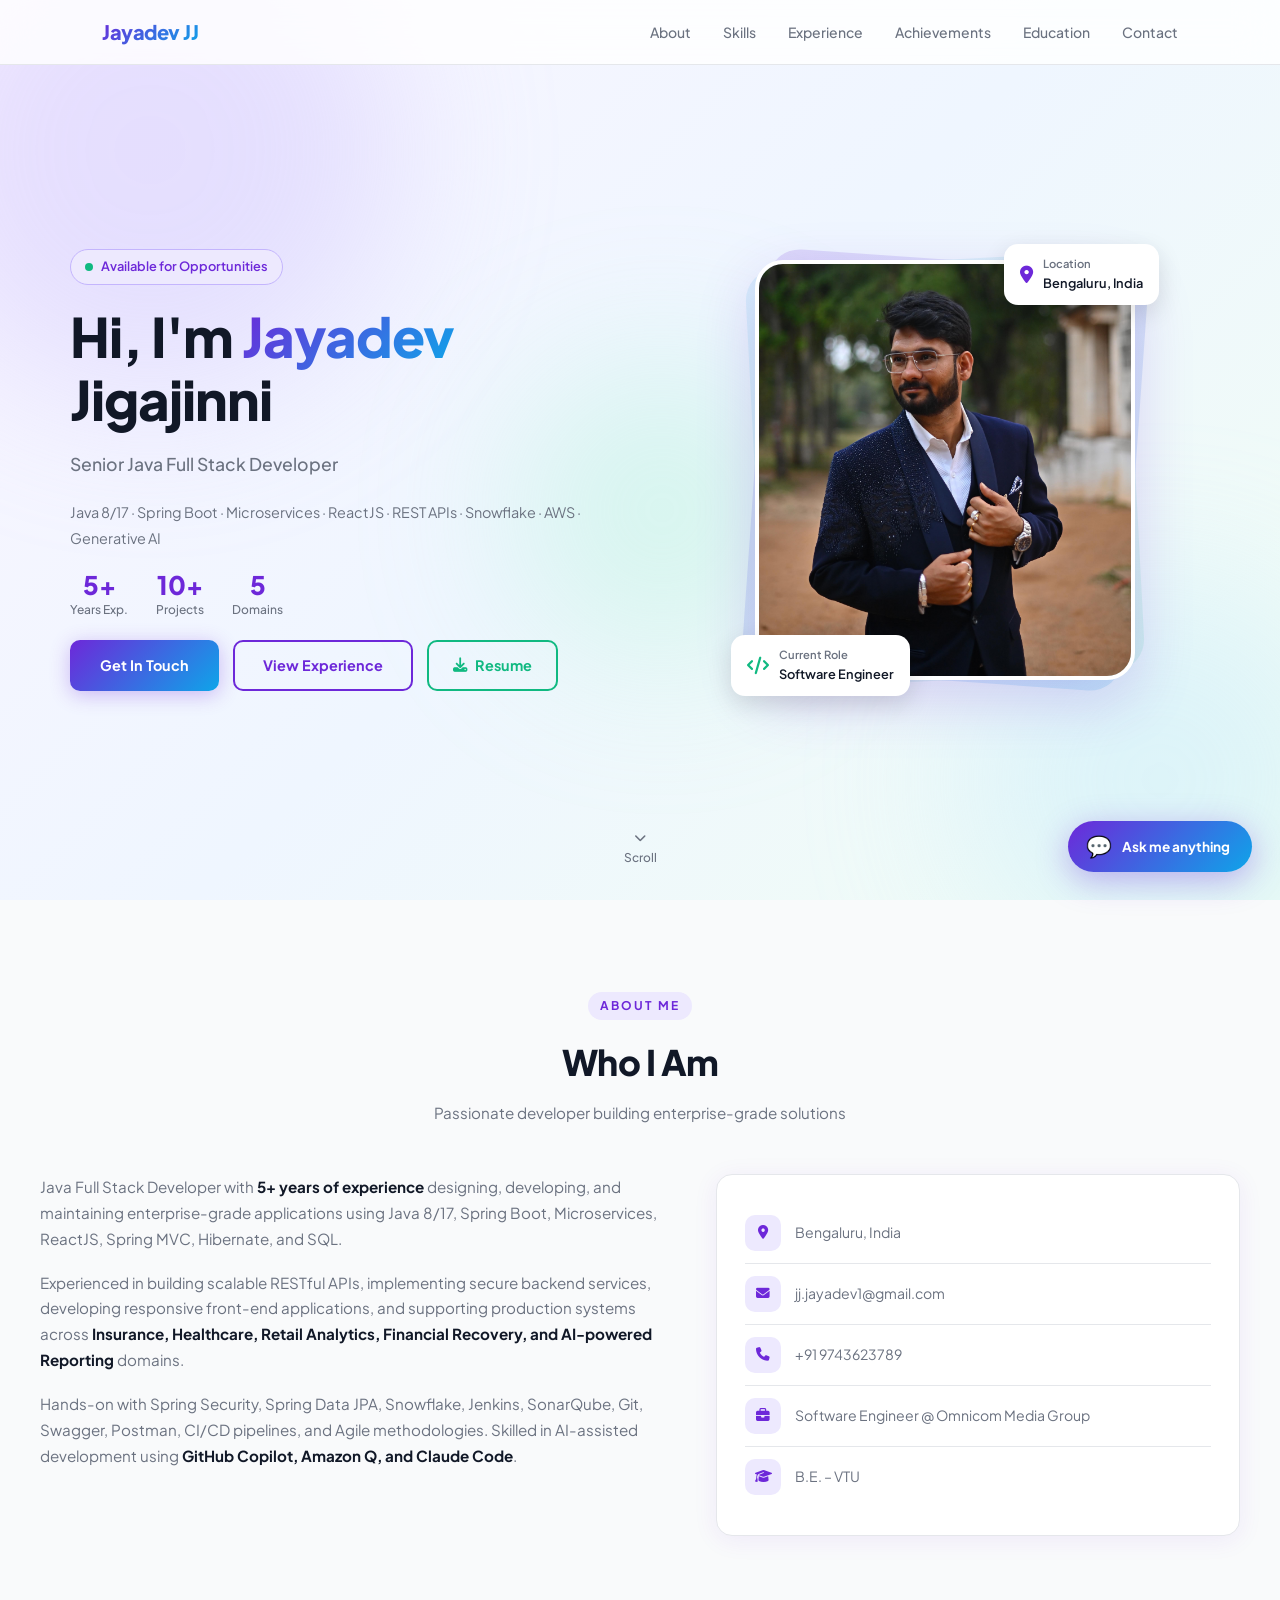
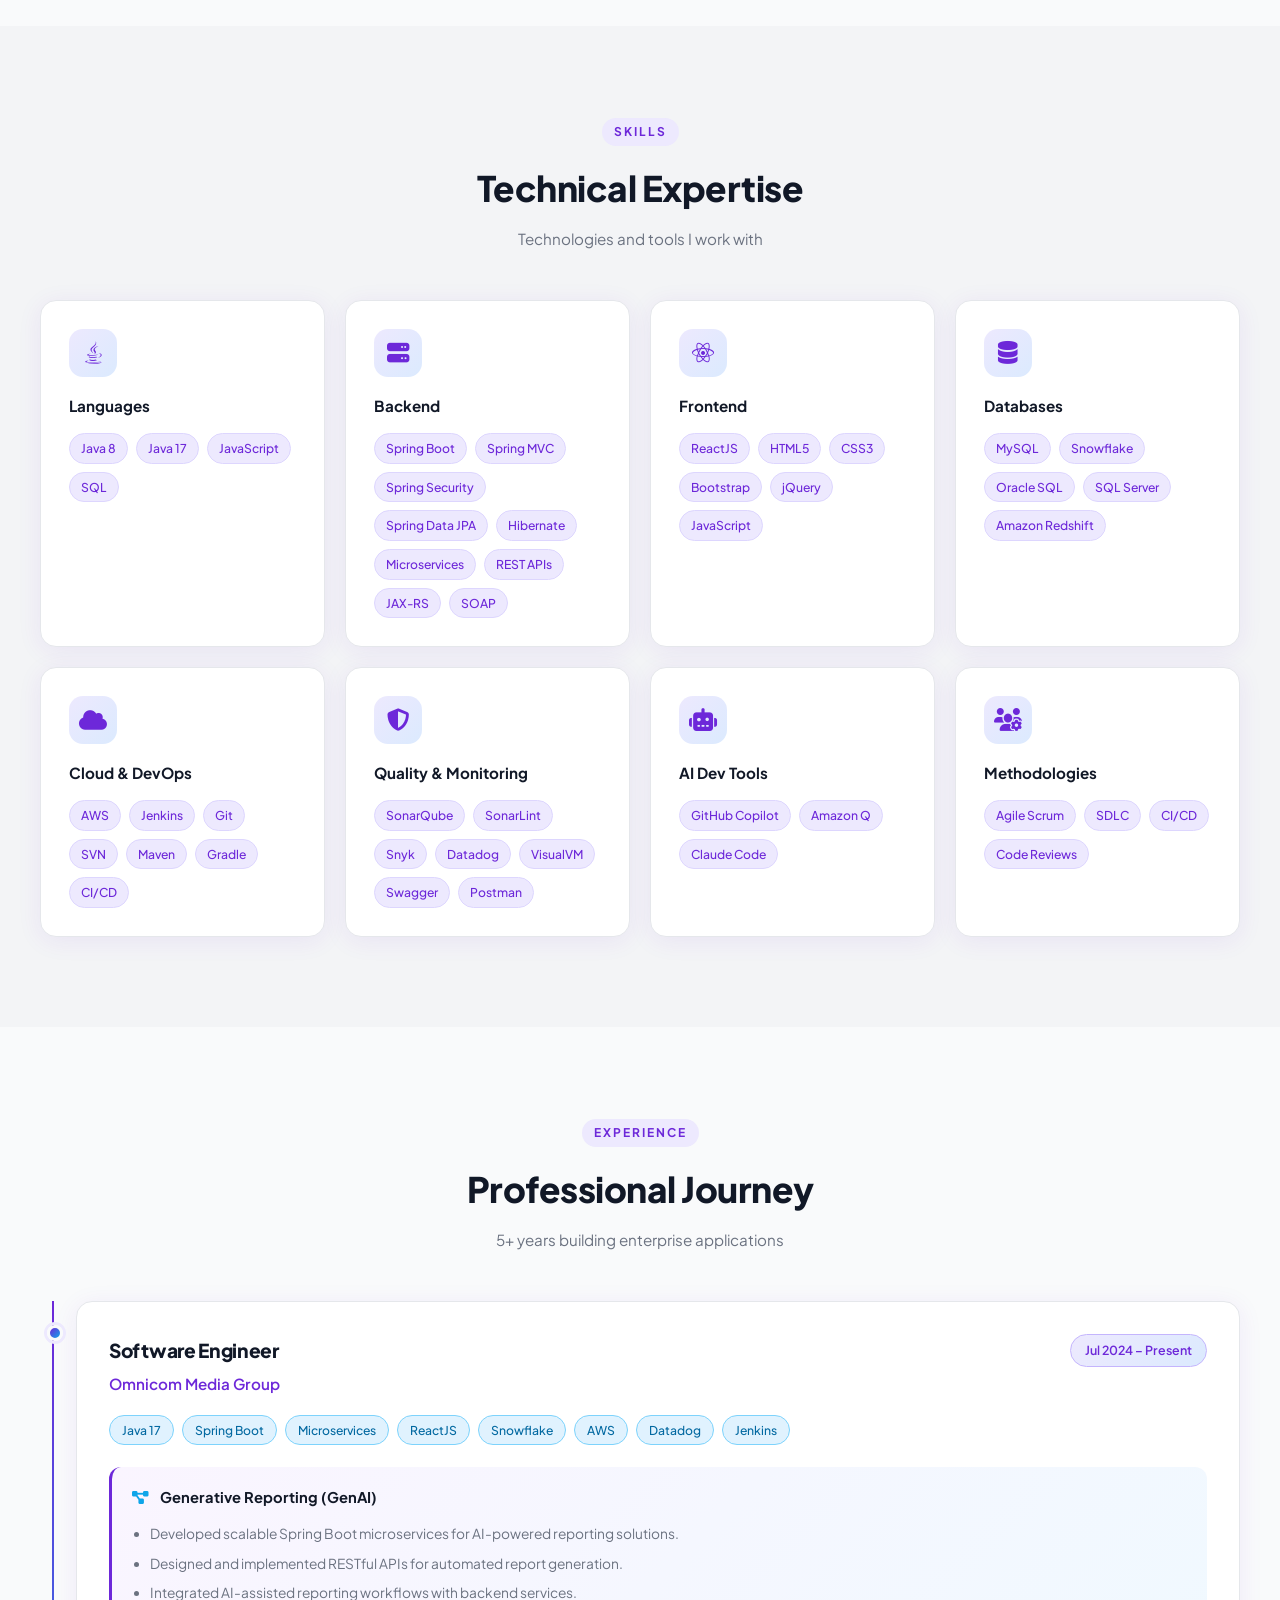
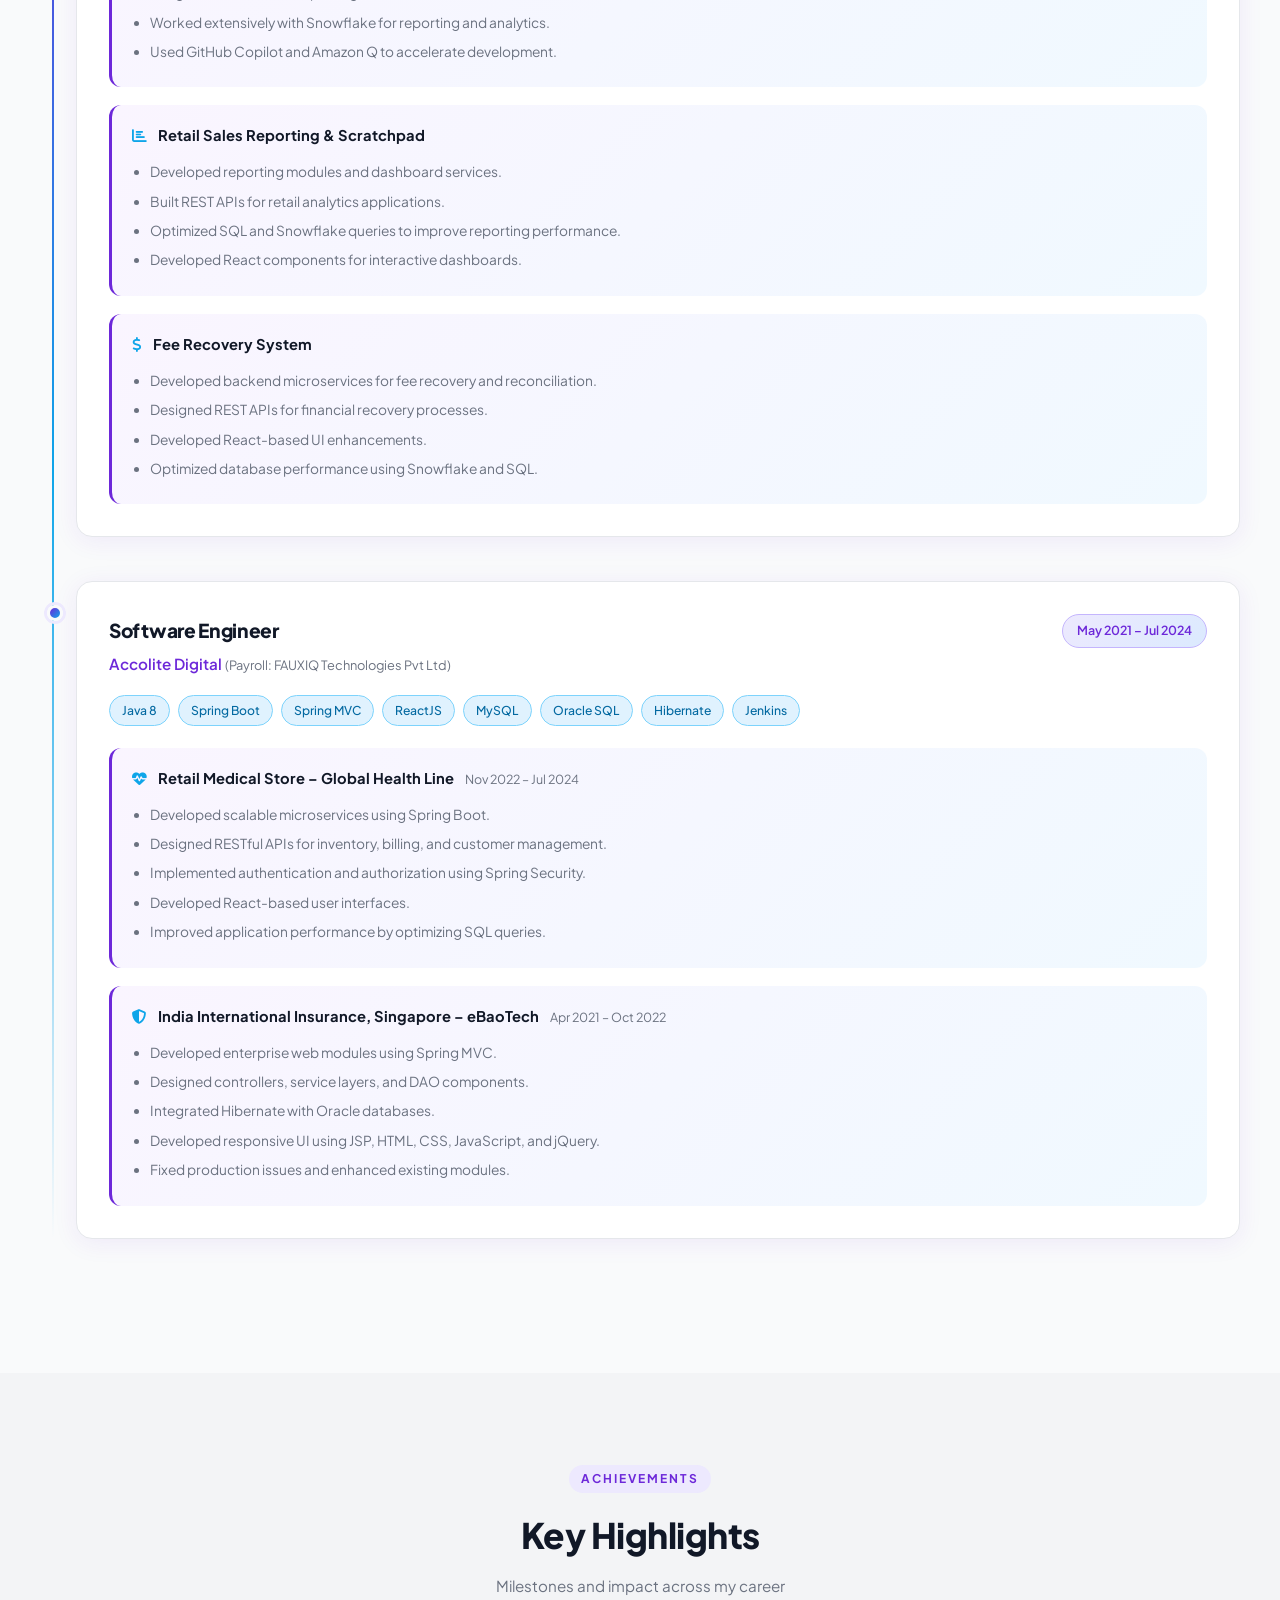
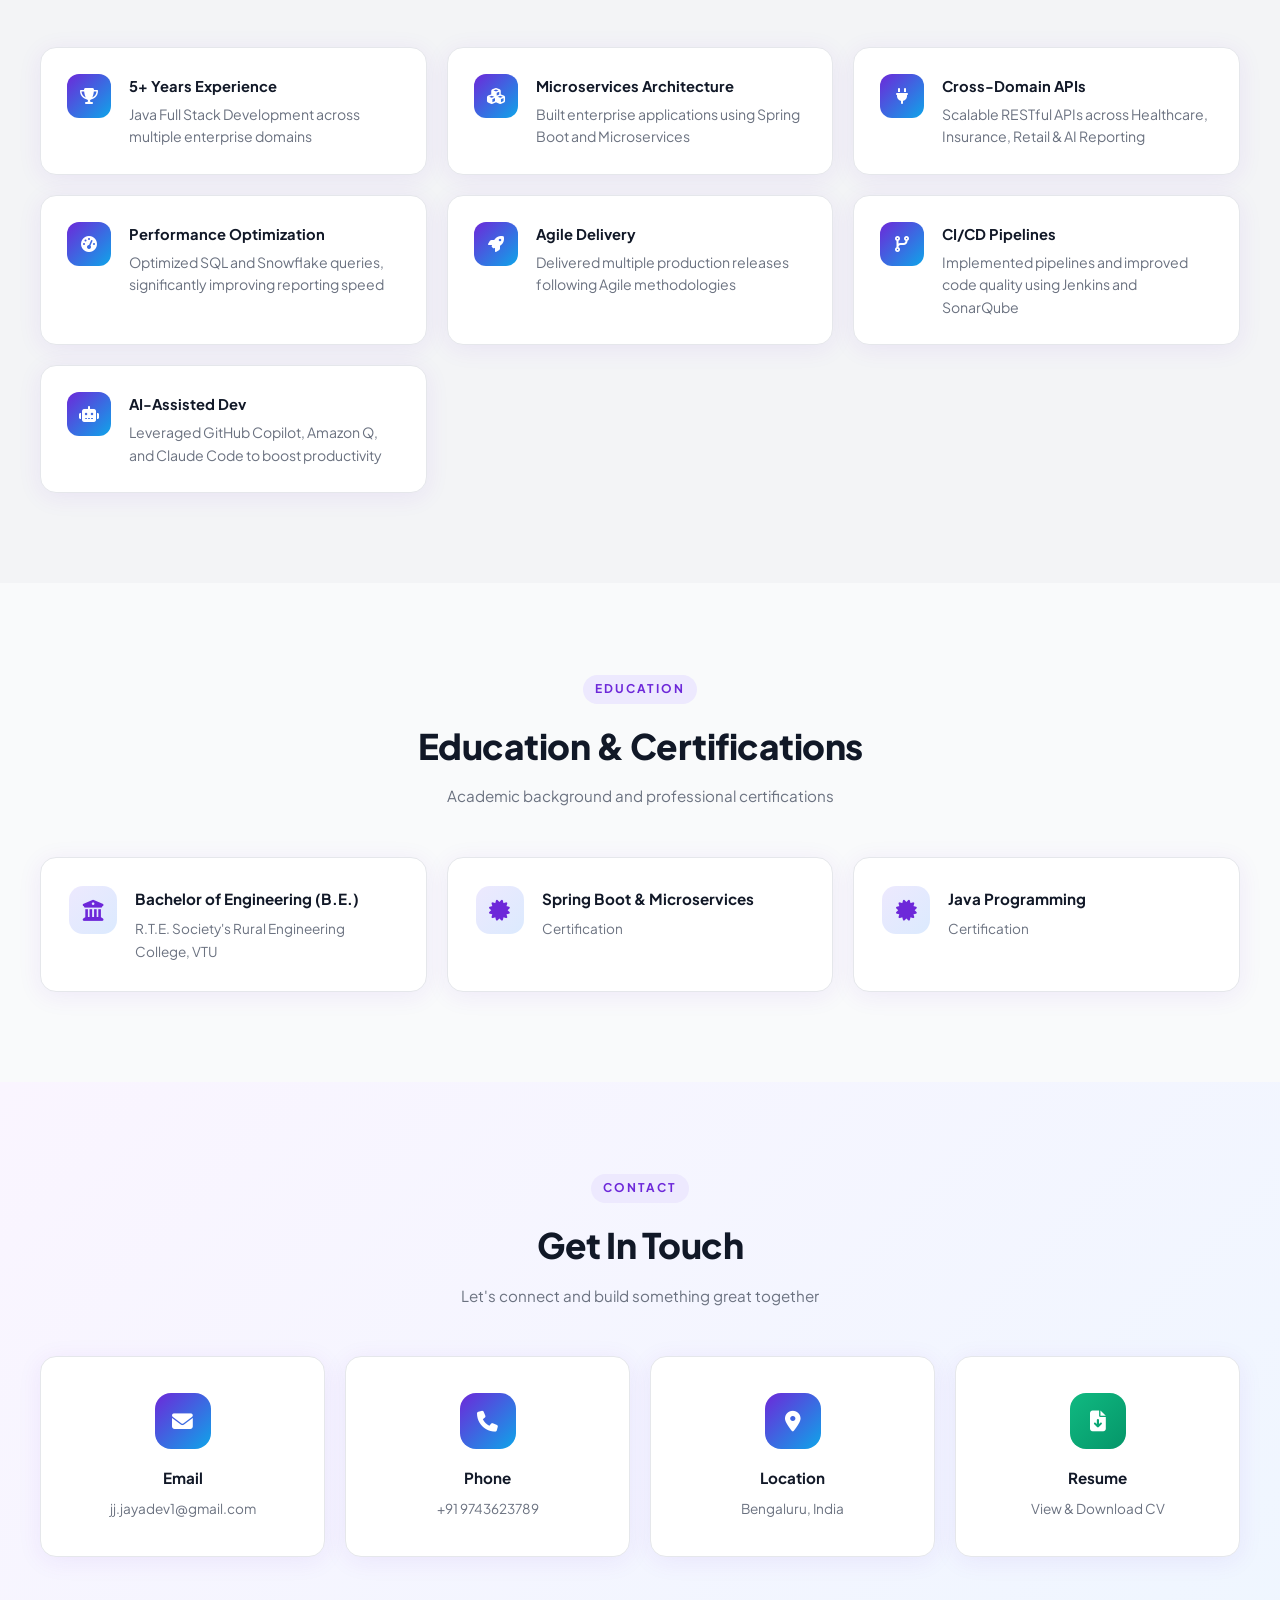
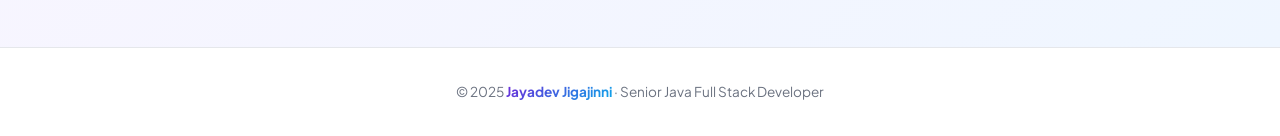
<file: index.html>
<!DOCTYPE html>
<html lang="en">
<head>
  <meta charset="UTF-8" />
  <meta name="viewport" content="width=device-width, initial-scale=1.0" />
  <title>Jayadev Jigajinni | Senior Java Full Stack Developer</title>
  <link rel="stylesheet" href="style.css" />
  <link href="https://fonts.googleapis.com/css2?family=Plus+Jakarta+Sans:wght@400;500;600;700;800&display=swap" rel="stylesheet" />
  <link rel="stylesheet" href="https://cdnjs.cloudflare.com/ajax/libs/font-awesome/6.5.0/css/all.min.css" />
</head>
<body>

  <!-- NAV -->
  <nav id="navbar">
    <div class="nav-inner">
      <span class="nav-logo">Jayadev JJ</span>
      <ul class="nav-links">
        <li><a href="#about">About</a></li>
        <li><a href="#skills">Skills</a></li>
        <li><a href="#experience">Experience</a></li>
        <li><a href="#achievements">Achievements</a></li>
        <li><a href="#education">Education</a></li>
        <li><a href="#contact">Contact</a></li>
      </ul>
      <button class="hamburger" id="hamburger"><i class="fas fa-bars"></i></button>
    </div>
    <ul class="mobile-menu" id="mobileMenu">
      <li><a href="#about">About</a></li>
      <li><a href="#skills">Skills</a></li>
      <li><a href="#experience">Experience</a></li>
      <li><a href="#achievements">Achievements</a></li>
      <li><a href="#education">Education</a></li>
      <li><a href="#contact">Contact</a></li>
    </ul>
  </nav>

  <!-- HERO -->
  <section id="hero">
    <div class="hero-blob hero-blob-1"></div>
    <div class="hero-blob hero-blob-2"></div>
    <div class="hero-blob hero-blob-3"></div>

    <div class="hero-inner">
      <!-- Left -->
      <div class="hero-left">
        <div class="hero-chip"><span></span> Available for Opportunities</div>
        <h1>Hi, I'm <span>Jayadev</span><br/>Jigajinni</h1>
        <h2>Senior Java Full Stack Developer</h2>
        <p class="hero-tagline">Java 8/17 · Spring Boot · Microservices · ReactJS · REST APIs · Snowflake · AWS · Generative AI</p>
        <div class="hero-stats">
          <div class="stat"><div class="stat-num">5+</div><div class="stat-label">Years Exp.</div></div>
          <div class="stat"><div class="stat-num">10+</div><div class="stat-label">Projects</div></div>
          <div class="stat"><div class="stat-num">5</div><div class="stat-label">Domains</div></div>
        </div>
        <div class="hero-cta">
          <a href="#contact" class="btn-primary">Get In Touch</a>
          <a href="#experience" class="btn-outline">View Experience</a>
          <a href="resume.html" target="_blank" class="btn-download"><i class="fas fa-download"></i> Resume</a>
        </div>
      </div>

      <!-- Right -->
      <div class="hero-right">
        <div class="hero-photo-wrap">
          <div class="hero-photo-bg"></div>
          <div class="hero-photo-bg2"></div>
          <div class="hero-photo">
            <img src="WhatsApp Image 2026-07-26 at 22.46.08.jpeg" alt="Jayadev Jigajinni" />
          </div>
          <div class="hero-badge-float b1">
            <i class="fas fa-code"></i>
            <div><div style="font-size:0.7rem;color:#6b7280">Current Role</div>Software Engineer</div>
          </div>
          <div class="hero-badge-float b2">
            <i class="fas fa-map-marker-alt"></i>
            <div><div style="font-size:0.7rem;color:#6b7280">Location</div>Bengaluru, India</div>
          </div>
        </div>
      </div>
    </div>

    <div class="hero-scroll">
      <i class="fas fa-chevron-down"></i>
      <span>Scroll</span>
    </div>
  </section>

  <!-- ABOUT -->
  <section id="about">
    <div class="container">
      <div class="section-head">
        <div class="section-label">About Me</div>
        <h2 class="section-title">Who I Am</h2>
        <p class="section-sub">Passionate developer building enterprise-grade solutions</p>
      </div>
      <div class="about-grid">
        <div class="about-text">
          <p>Java Full Stack Developer with <strong>5+ years of experience</strong> designing, developing, and maintaining enterprise-grade applications using Java 8/17, Spring Boot, Microservices, ReactJS, Spring MVC, Hibernate, and SQL.</p>
          <p>Experienced in building scalable RESTful APIs, implementing secure backend services, developing responsive front-end applications, and supporting production systems across <strong>Insurance, Healthcare, Retail Analytics, Financial Recovery, and AI-powered Reporting</strong> domains.</p>
          <p>Hands-on with Spring Security, Spring Data JPA, Snowflake, Jenkins, SonarQube, Git, Swagger, Postman, CI/CD pipelines, and Agile methodologies. Skilled in AI-assisted development using <strong>GitHub Copilot, Amazon Q, and Claude Code</strong>.</p>
        </div>
        <div class="about-info">
          <div class="info-card">
            <div class="info-item">
              <div class="info-icon"><i class="fas fa-map-marker-alt"></i></div><span>Bengaluru, India</span>
            </div>
            <div class="info-item">
              <div class="info-icon"><i class="fas fa-envelope"></i></div><a href="mailto:jj.jayadev1@gmail.com">jj.jayadev1@gmail.com</a>
            </div>
            <div class="info-item">
              <div class="info-icon"><i class="fas fa-phone"></i></div><a href="tel:+919743623789">+91 9743623789</a>
            </div>
            <div class="info-item">
              <div class="info-icon"><i class="fas fa-briefcase"></i></div><span>Software Engineer @ Omnicom Media Group</span>
            </div>
            <div class="info-item">
              <div class="info-icon"><i class="fas fa-graduation-cap"></i></div><span>B.E. – VTU</span>
            </div>
          </div>
        </div>
      </div>
    </div>
  </section>

  <!-- SKILLS -->
  <section id="skills">
    <div class="container">
      <div class="section-head">
        <div class="section-label">Skills</div>
        <h2 class="section-title">Technical Expertise</h2>
        <p class="section-sub">Technologies and tools I work with</p>
      </div>
      <div class="skills-grid">

        <div class="skill-card">
          <div class="skill-icon"><i class="fab fa-java"></i></div>
          <h3>Languages</h3>
          <div class="tags"><span>Java 8</span><span>Java 17</span><span>JavaScript</span><span>SQL</span></div>
        </div>

        <div class="skill-card">
          <div class="skill-icon"><i class="fas fa-server"></i></div>
          <h3>Backend</h3>
          <div class="tags">
            <span>Spring Boot</span><span>Spring MVC</span><span>Spring Security</span>
            <span>Spring Data JPA</span><span>Hibernate</span><span>Microservices</span>
            <span>REST APIs</span><span>JAX-RS</span><span>SOAP</span>
          </div>
        </div>

        <div class="skill-card">
          <div class="skill-icon"><i class="fab fa-react"></i></div>
          <h3>Frontend</h3>
          <div class="tags">
            <span>ReactJS</span><span>HTML5</span><span>CSS3</span>
            <span>Bootstrap</span><span>jQuery</span><span>JavaScript</span>
          </div>
        </div>

        <div class="skill-card">
          <div class="skill-icon"><i class="fas fa-database"></i></div>
          <h3>Databases</h3>
          <div class="tags">
            <span>MySQL</span><span>Snowflake</span><span>Oracle SQL</span>
            <span>SQL Server</span><span>Amazon Redshift</span>
          </div>
        </div>

        <div class="skill-card">
          <div class="skill-icon"><i class="fas fa-cloud"></i></div>
          <h3>Cloud & DevOps</h3>
          <div class="tags">
            <span>AWS</span><span>Jenkins</span><span>Git</span><span>SVN</span>
            <span>Maven</span><span>Gradle</span><span>CI/CD</span>
          </div>
        </div>

        <div class="skill-card">
          <div class="skill-icon"><i class="fas fa-shield-alt"></i></div>
          <h3>Quality & Monitoring</h3>
          <div class="tags">
            <span>SonarQube</span><span>SonarLint</span><span>Snyk</span>
            <span>Datadog</span><span>VisualVM</span><span>Swagger</span><span>Postman</span>
          </div>
        </div>

        <div class="skill-card">
          <div class="skill-icon"><i class="fas fa-robot"></i></div>
          <h3>AI Dev Tools</h3>
          <div class="tags"><span>GitHub Copilot</span><span>Amazon Q</span><span>Claude Code</span></div>
        </div>

        <div class="skill-card">
          <div class="skill-icon"><i class="fas fa-users-cog"></i></div>
          <h3>Methodologies</h3>
          <div class="tags"><span>Agile Scrum</span><span>SDLC</span><span>CI/CD</span><span>Code Reviews</span></div>
        </div>

      </div>
    </div>
  </section>

  <!-- EXPERIENCE -->
  <section id="experience">
    <div class="container">
      <div class="section-head">
        <div class="section-label">Experience</div>
        <h2 class="section-title">Professional Journey</h2>
        <p class="section-sub">5+ years building enterprise applications</p>
      </div>
      <div class="timeline">

        <!-- Omnicom -->
        <div class="timeline-item">
          <div class="timeline-dot"></div>
          <div class="timeline-card">
            <div class="job-header">
              <div>
                <h3>Software Engineer</h3>
                <h4>Omnicom Media Group</h4>
              </div>
              <span class="job-date">Jul 2024 – Present</span>
            </div>
            <div class="env-tags">
              <span>Java 17</span><span>Spring Boot</span><span>Microservices</span><span>ReactJS</span>
              <span>Snowflake</span><span>AWS</span><span>Datadog</span><span>Jenkins</span>
            </div>
            <div class="project-block">
              <h5><i class="fas fa-project-diagram"></i> Generative Reporting (GenAI)</h5>
              <ul>
                <li>Developed scalable Spring Boot microservices for AI-powered reporting solutions.</li>
                <li>Designed and implemented RESTful APIs for automated report generation.</li>
                <li>Integrated AI-assisted reporting workflows with backend services.</li>
                <li>Worked extensively with Snowflake for reporting and analytics.</li>
                <li>Used GitHub Copilot and Amazon Q to accelerate development.</li>
              </ul>
            </div>
            <div class="project-block">
              <h5><i class="fas fa-chart-bar"></i> Retail Sales Reporting & Scratchpad</h5>
              <ul>
                <li>Developed reporting modules and dashboard services.</li>
                <li>Built REST APIs for retail analytics applications.</li>
                <li>Optimized SQL and Snowflake queries to improve reporting performance.</li>
                <li>Developed React components for interactive dashboards.</li>
              </ul>
            </div>
            <div class="project-block">
              <h5><i class="fas fa-dollar-sign"></i> Fee Recovery System</h5>
              <ul>
                <li>Developed backend microservices for fee recovery and reconciliation.</li>
                <li>Designed REST APIs for financial recovery processes.</li>
                <li>Developed React-based UI enhancements.</li>
                <li>Optimized database performance using Snowflake and SQL.</li>
              </ul>
            </div>
          </div>
        </div>

        <!-- Accolite -->
        <div class="timeline-item">
          <div class="timeline-dot"></div>
          <div class="timeline-card">
            <div class="job-header">
              <div>
                <h3>Software Engineer</h3>
                <h4>Accolite Digital <span class="payroll">(Payroll: FAUXIQ Technologies Pvt Ltd)</span></h4>
              </div>
              <span class="job-date">May 2021 – Jul 2024</span>
            </div>
            <div class="env-tags">
              <span>Java 8</span><span>Spring Boot</span><span>Spring MVC</span><span>ReactJS</span>
              <span>MySQL</span><span>Oracle SQL</span><span>Hibernate</span><span>Jenkins</span>
            </div>
            <div class="project-block">
              <h5><i class="fas fa-heartbeat"></i> Retail Medical Store – Global Health Line <span class="proj-date">Nov 2022 – Jul 2024</span></h5>
              <ul>
                <li>Developed scalable microservices using Spring Boot.</li>
                <li>Designed RESTful APIs for inventory, billing, and customer management.</li>
                <li>Implemented authentication and authorization using Spring Security.</li>
                <li>Developed React-based user interfaces.</li>
                <li>Improved application performance by optimizing SQL queries.</li>
              </ul>
            </div>
            <div class="project-block">
              <h5><i class="fas fa-shield-alt"></i> India International Insurance, Singapore – eBaoTech <span class="proj-date">Apr 2021 – Oct 2022</span></h5>
              <ul>
                <li>Developed enterprise web modules using Spring MVC.</li>
                <li>Designed controllers, service layers, and DAO components.</li>
                <li>Integrated Hibernate with Oracle databases.</li>
                <li>Developed responsive UI using JSP, HTML, CSS, JavaScript, and jQuery.</li>
                <li>Fixed production issues and enhanced existing modules.</li>
              </ul>
            </div>
          </div>
        </div>

      </div>
    </div>
  </section>

  <!-- ACHIEVEMENTS -->
  <section id="achievements">
    <div class="container">
      <div class="section-head">
        <div class="section-label">Achievements</div>
        <h2 class="section-title">Key Highlights</h2>
        <p class="section-sub">Milestones and impact across my career</p>
      </div>
      <div class="achievements-grid">
        <div class="achievement-card">
          <div class="ach-icon"><i class="fas fa-trophy"></i></div>
          <div><h4>5+ Years Experience</h4><p>Java Full Stack Development across multiple enterprise domains</p></div>
        </div>
        <div class="achievement-card">
          <div class="ach-icon"><i class="fas fa-cubes"></i></div>
          <div><h4>Microservices Architecture</h4><p>Built enterprise applications using Spring Boot and Microservices</p></div>
        </div>
        <div class="achievement-card">
          <div class="ach-icon"><i class="fas fa-plug"></i></div>
          <div><h4>Cross-Domain APIs</h4><p>Scalable RESTful APIs across Healthcare, Insurance, Retail & AI Reporting</p></div>
        </div>
        <div class="achievement-card">
          <div class="ach-icon"><i class="fas fa-tachometer-alt"></i></div>
          <div><h4>Performance Optimization</h4><p>Optimized SQL and Snowflake queries, significantly improving reporting speed</p></div>
        </div>
        <div class="achievement-card">
          <div class="ach-icon"><i class="fas fa-rocket"></i></div>
          <div><h4>Agile Delivery</h4><p>Delivered multiple production releases following Agile methodologies</p></div>
        </div>
        <div class="achievement-card">
          <div class="ach-icon"><i class="fas fa-code-branch"></i></div>
          <div><h4>CI/CD Pipelines</h4><p>Implemented pipelines and improved code quality using Jenkins and SonarQube</p></div>
        </div>
        <div class="achievement-card">
          <div class="ach-icon"><i class="fas fa-robot"></i></div>
          <div><h4>AI-Assisted Dev</h4><p>Leveraged GitHub Copilot, Amazon Q, and Claude Code to boost productivity</p></div>
        </div>
      </div>
    </div>
  </section>

  <!-- EDUCATION -->
  <section id="education">
    <div class="container">
      <div class="section-head">
        <div class="section-label">Education</div>
        <h2 class="section-title">Education & Certifications</h2>
        <p class="section-sub">Academic background and professional certifications</p>
      </div>
      <div class="edu-grid">
        <div class="edu-card">
          <div class="edu-icon"><i class="fas fa-university"></i></div>
          <div>
            <h3>Bachelor of Engineering (B.E.)</h3>
            <p>R.T.E. Society's Rural Engineering College, VTU</p>
          </div>
        </div>
        <div class="edu-card">
          <div class="edu-icon"><i class="fas fa-certificate"></i></div>
          <div>
            <h3>Spring Boot & Microservices</h3>
            <p>Certification</p>
          </div>
        </div>
        <div class="edu-card">
          <div class="edu-icon"><i class="fas fa-certificate"></i></div>
          <div>
            <h3>Java Programming</h3>
            <p>Certification</p>
          </div>
        </div>
      </div>
    </div>
  </section>

  <!-- CONTACT -->
  <section id="contact">
    <div class="container">
      <div class="section-head">
        <div class="section-label">Contact</div>
        <h2 class="section-title">Get In Touch</h2>
        <p class="section-sub">Let's connect and build something great together</p>
      </div>
      <div class="contact-grid">
        <a href="mailto:jj.jayadev1@gmail.com" class="contact-card">
          <div class="contact-icon"><i class="fas fa-envelope"></i></div>
          <h3>Email</h3>
          <p>jj.jayadev1@gmail.com</p>
        </a>
        <a href="tel:+919743623789" class="contact-card">
          <div class="contact-icon"><i class="fas fa-phone"></i></div>
          <h3>Phone</h3>
          <p>+91 9743623789</p>
        </a>
        <div class="contact-card">
          <div class="contact-icon"><i class="fas fa-map-marker-alt"></i></div>
          <h3>Location</h3>
          <p>Bengaluru, India</p>
        </div>
        <a href="resume.html" target="_blank" class="contact-card resume-card">
          <div class="contact-icon resume-icon"><i class="fas fa-file-arrow-down"></i></div>
          <h3>Resume</h3>
          <p>View &amp; Download CV</p>
        </a>
      </div>
    </div>
  </section>

  <!-- FOOTER -->
  <footer>
    <p>© 2025 <span>Jayadev Jigajinni</span> · Senior Java Full Stack Developer</p>
  </footer>

  <!-- CHAT ASSISTANT -->
  <div id="chat-toggle" class="chat-toggle" title="Chat with JJ Assistant">
    <span class="chat-toggle-icon">💬</span>
    <span class="chat-toggle-label">Ask me anything</span>
  </div>

  <div id="chat-box" class="chat-box">
    <div class="chat-header">
      <div class="chat-header-left">
        <div class="chat-avatar">JJ</div>
        <div>
          <div class="chat-header-name">JJ Assistant</div>
          <div class="chat-header-status"><span class="status-dot"></span> Online</div>
        </div>
      </div>
      <button id="chat-close" class="chat-close">✕</button>
    </div>

    <div id="chat-body" class="chat-body"></div>

    <div class="chat-suggestions-wrap">
      <div id="chat-suggestions" class="chat-suggestions"></div>
    </div>

    <form id="chat-form" class="chat-footer">
      <input id="chat-input" class="chat-input" type="text" placeholder="Ask about Jayadev..." autocomplete="off" />
      <button type="submit" class="chat-send">&#10148;</button>
    </form>
  </div>

  <script src="script.js"></script>
  <script src="chatbot.js"></script>
</body>
</html>
</file>
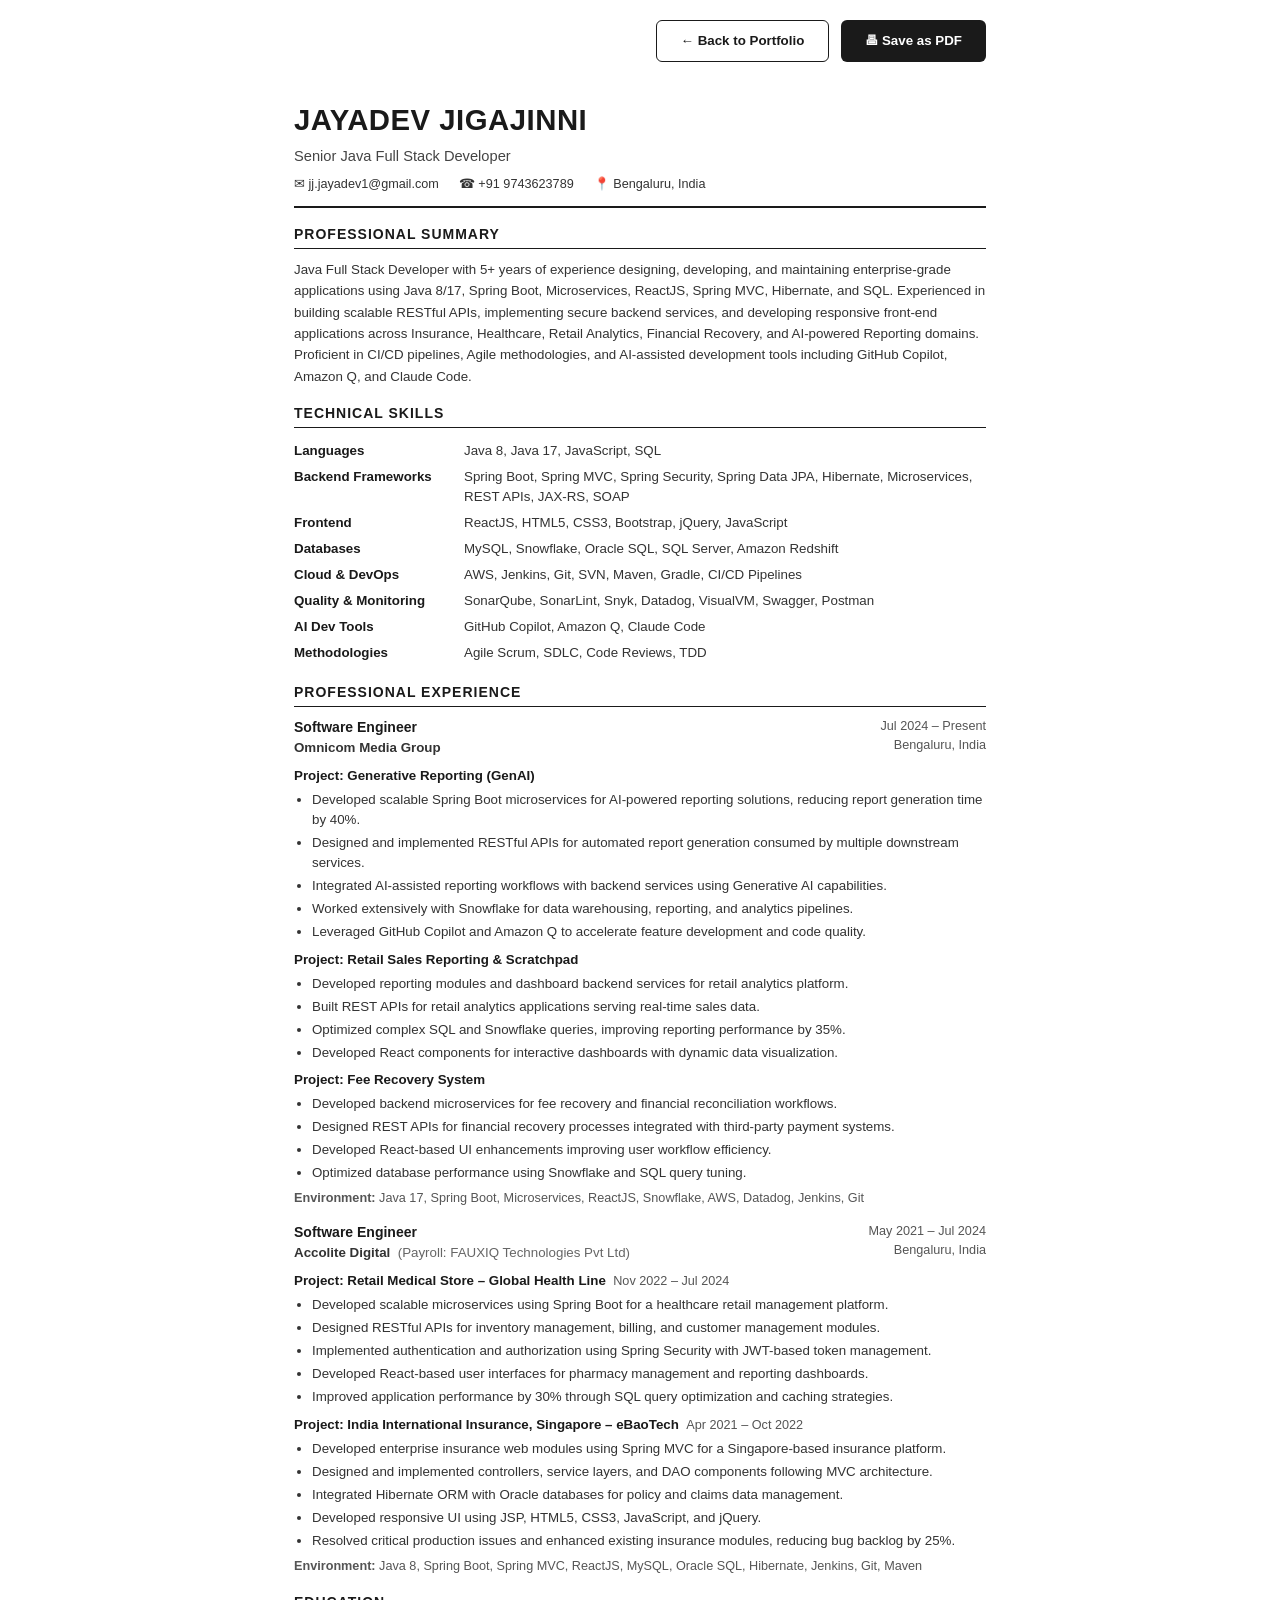
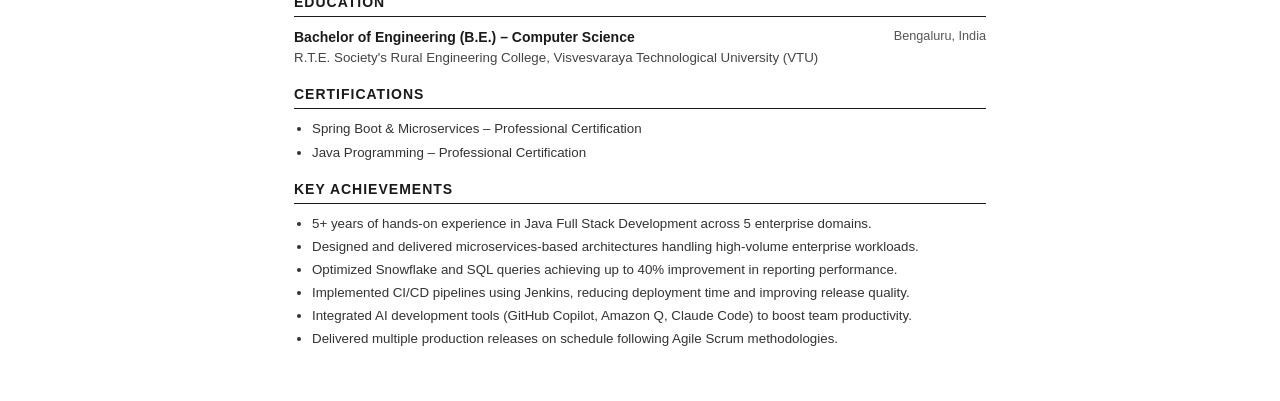
<file: resume.html>
<!DOCTYPE html>
<html lang="en">
<head>
  <meta charset="UTF-8" />
  <meta name="viewport" content="width=device-width, initial-scale=1.0" />
  <title>Jayadev Jigajinni – Resume</title>
  <style>
    /* ── RESET & BASE ── */
    *, *::before, *::after { box-sizing: border-box; margin: 0; padding: 0; }

    body {
      font-family: 'Arial', sans-serif;
      font-size: 10.5pt;
      color: #1a1a1a;
      background: #fff;
      line-height: 1.5;
    }

    a { color: #1a1a1a; text-decoration: none; }

    /* ── PAGE WRAPPER ── */
    .page {
      max-width: 780px;
      margin: 0 auto;
      padding: 36px 44px;
    }

    /* ── HEADER ── */
    .resume-header { border-bottom: 2px solid #1a1a1a; padding-bottom: 12px; margin-bottom: 16px; }
    .resume-header h1 { font-size: 22pt; font-weight: 700; letter-spacing: 0.5px; text-transform: uppercase; }
    .resume-header h2 { font-size: 11pt; font-weight: 400; color: #444; margin-top: 3px; }
    .contact-line {
      display: flex; flex-wrap: wrap; gap: 6px 20px;
      margin-top: 8px; font-size: 9.5pt; color: #333;
    }
    .contact-line span { display: flex; align-items: center; gap: 5px; }

    /* ── SECTION ── */
    .section { margin-bottom: 16px; }
    .section-title {
      font-size: 10.5pt; font-weight: 700; text-transform: uppercase;
      letter-spacing: 1px; border-bottom: 1px solid #1a1a1a;
      padding-bottom: 3px; margin-bottom: 10px; color: #1a1a1a;
    }

    /* ── SUMMARY ── */
    .summary p { font-size: 10pt; color: #333; line-height: 1.6; }

    /* ── SKILLS ── */
    .skills-table { width: 100%; border-collapse: collapse; }
    .skills-table td { padding: 3px 0; vertical-align: top; font-size: 10pt; }
    .skills-table td:first-child { font-weight: 700; width: 170px; color: #1a1a1a; }
    .skills-table td:last-child { color: #333; }

    /* ── EXPERIENCE ── */
    .job { margin-bottom: 14px; }
    .job-top { display: flex; justify-content: space-between; align-items: flex-start; }
    .job-title { font-size: 10.5pt; font-weight: 700; }
    .job-company { font-size: 10pt; font-weight: 600; color: #333; }
    .job-date { font-size: 9.5pt; color: #555; white-space: nowrap; text-align: right; }
    .job-location { font-size: 9.5pt; color: #555; text-align: right; }
    .project-title { font-size: 10pt; font-weight: 700; margin: 8px 0 4px; color: #1a1a1a; }
    ul.bullets { padding-left: 18px; margin: 0; }
    ul.bullets li { font-size: 10pt; color: #333; margin-bottom: 3px; line-height: 1.5; }

    /* ── EDUCATION ── */
    .edu-item { display: flex; justify-content: space-between; margin-bottom: 8px; }
    .edu-left .edu-degree { font-weight: 700; font-size: 10.5pt; }
    .edu-left .edu-school { font-size: 10pt; color: #444; }
    .edu-right { font-size: 9.5pt; color: #555; text-align: right; }

    /* ── CERTIFICATIONS ── */
    .cert-list { padding-left: 18px; }
    .cert-list li { font-size: 10pt; color: #333; margin-bottom: 4px; }

    /* ── PRINT ── */
    @media print {
      body { background: #fff; }
      .page { padding: 20px 32px; max-width: 100%; }
      .no-print { display: none; }
      @page { margin: 0.5in; size: A4; }
    }

    /* ── SCREEN ONLY – Print Button ── */
    .print-bar {
      max-width: 780px; margin: 20px auto 0;
      display: flex; justify-content: flex-end; gap: 12px; padding: 0 44px;
    }
    .btn-print {
      background: #1a1a1a; color: #fff;
      padding: 10px 24px; border: none; border-radius: 6px;
      font-size: 10pt; font-weight: 600; cursor: pointer;
      display: flex; align-items: center; gap: 8px;
    }
    .btn-print:hover { background: #333; }
    .btn-back {
      background: #fff; color: #1a1a1a;
      padding: 10px 24px; border: 1.5px solid #1a1a1a; border-radius: 6px;
      font-size: 10pt; font-weight: 600; cursor: pointer; text-decoration: none;
      display: flex; align-items: center; gap: 8px;
    }
    .btn-back:hover { background: #f5f5f5; }
    @media print { .print-bar { display: none; } }
  </style>
</head>
<body>

  <!-- Print / Back buttons (screen only) -->
  <div class="print-bar no-print">
    <a href="index.html" class="btn-back">&#8592; Back to Portfolio</a>
    <button class="btn-print" onclick="window.print()">&#128438; Save as PDF</button>
  </div>

  <div class="page">

    <!-- ── HEADER ── -->
    <div class="resume-header">
      <h1>Jayadev Jigajinni</h1>
      <h2>Senior Java Full Stack Developer</h2>
      <div class="contact-line">
        <span>&#9993; jj.jayadev1@gmail.com</span>
        <span>&#9742; +91 9743623789</span>
        <span>&#128205; Bengaluru, India</span>
      </div>
    </div>

    <!-- ── PROFESSIONAL SUMMARY ── -->
    <div class="section summary">
      <div class="section-title">Professional Summary</div>
      <p>
        Java Full Stack Developer with 5+ years of experience designing, developing, and maintaining enterprise-grade
        applications using Java 8/17, Spring Boot, Microservices, ReactJS, Spring MVC, Hibernate, and SQL. Experienced
        in building scalable RESTful APIs, implementing secure backend services, and developing responsive front-end
        applications across Insurance, Healthcare, Retail Analytics, Financial Recovery, and AI-powered Reporting
        domains. Proficient in CI/CD pipelines, Agile methodologies, and AI-assisted development tools including
        GitHub Copilot, Amazon Q, and Claude Code.
      </p>
    </div>

    <!-- ── TECHNICAL SKILLS ── -->
    <div class="section">
      <div class="section-title">Technical Skills</div>
      <table class="skills-table">
        <tr>
          <td>Languages</td>
          <td>Java 8, Java 17, JavaScript, SQL</td>
        </tr>
        <tr>
          <td>Backend Frameworks</td>
          <td>Spring Boot, Spring MVC, Spring Security, Spring Data JPA, Hibernate, Microservices, REST APIs, JAX-RS, SOAP</td>
        </tr>
        <tr>
          <td>Frontend</td>
          <td>ReactJS, HTML5, CSS3, Bootstrap, jQuery, JavaScript</td>
        </tr>
        <tr>
          <td>Databases</td>
          <td>MySQL, Snowflake, Oracle SQL, SQL Server, Amazon Redshift</td>
        </tr>
        <tr>
          <td>Cloud &amp; DevOps</td>
          <td>AWS, Jenkins, Git, SVN, Maven, Gradle, CI/CD Pipelines</td>
        </tr>
        <tr>
          <td>Quality &amp; Monitoring</td>
          <td>SonarQube, SonarLint, Snyk, Datadog, VisualVM, Swagger, Postman</td>
        </tr>
        <tr>
          <td>AI Dev Tools</td>
          <td>GitHub Copilot, Amazon Q, Claude Code</td>
        </tr>
        <tr>
          <td>Methodologies</td>
          <td>Agile Scrum, SDLC, Code Reviews, TDD</td>
        </tr>
      </table>
    </div>

    <!-- ── PROFESSIONAL EXPERIENCE ── -->
    <div class="section">
      <div class="section-title">Professional Experience</div>

      <!-- Omnicom -->
      <div class="job">
        <div class="job-top">
          <div>
            <div class="job-title">Software Engineer</div>
            <div class="job-company">Omnicom Media Group</div>
          </div>
          <div>
            <div class="job-date">Jul 2024 – Present</div>
            <div class="job-location">Bengaluru, India</div>
          </div>
        </div>

        <div class="project-title">Project: Generative Reporting (GenAI)</div>
        <ul class="bullets">
          <li>Developed scalable Spring Boot microservices for AI-powered reporting solutions, reducing report generation time by 40%.</li>
          <li>Designed and implemented RESTful APIs for automated report generation consumed by multiple downstream services.</li>
          <li>Integrated AI-assisted reporting workflows with backend services using Generative AI capabilities.</li>
          <li>Worked extensively with Snowflake for data warehousing, reporting, and analytics pipelines.</li>
          <li>Leveraged GitHub Copilot and Amazon Q to accelerate feature development and code quality.</li>
        </ul>

        <div class="project-title">Project: Retail Sales Reporting &amp; Scratchpad</div>
        <ul class="bullets">
          <li>Developed reporting modules and dashboard backend services for retail analytics platform.</li>
          <li>Built REST APIs for retail analytics applications serving real-time sales data.</li>
          <li>Optimized complex SQL and Snowflake queries, improving reporting performance by 35%.</li>
          <li>Developed React components for interactive dashboards with dynamic data visualization.</li>
        </ul>

        <div class="project-title">Project: Fee Recovery System</div>
        <ul class="bullets">
          <li>Developed backend microservices for fee recovery and financial reconciliation workflows.</li>
          <li>Designed REST APIs for financial recovery processes integrated with third-party payment systems.</li>
          <li>Developed React-based UI enhancements improving user workflow efficiency.</li>
          <li>Optimized database performance using Snowflake and SQL query tuning.</li>
        </ul>

        <p style="font-size:9.5pt;color:#555;margin-top:6px;">
          <strong>Environment:</strong> Java 17, Spring Boot, Microservices, ReactJS, Snowflake, AWS, Datadog, Jenkins, Git
        </p>
      </div>

      <!-- Accolite -->
      <div class="job">
        <div class="job-top">
          <div>
            <div class="job-title">Software Engineer</div>
            <div class="job-company">Accolite Digital &nbsp;<span style="font-weight:400;color:#666;">(Payroll: FAUXIQ Technologies Pvt Ltd)</span></div>
          </div>
          <div>
            <div class="job-date">May 2021 – Jul 2024</div>
            <div class="job-location">Bengaluru, India</div>
          </div>
        </div>

        <div class="project-title">Project: Retail Medical Store – Global Health Line &nbsp;<span style="font-weight:400;font-size:9.5pt;color:#555;">Nov 2022 – Jul 2024</span></div>
        <ul class="bullets">
          <li>Developed scalable microservices using Spring Boot for a healthcare retail management platform.</li>
          <li>Designed RESTful APIs for inventory management, billing, and customer management modules.</li>
          <li>Implemented authentication and authorization using Spring Security with JWT-based token management.</li>
          <li>Developed React-based user interfaces for pharmacy management and reporting dashboards.</li>
          <li>Improved application performance by 30% through SQL query optimization and caching strategies.</li>
        </ul>

        <div class="project-title">Project: India International Insurance, Singapore – eBaoTech &nbsp;<span style="font-weight:400;font-size:9.5pt;color:#555;">Apr 2021 – Oct 2022</span></div>
        <ul class="bullets">
          <li>Developed enterprise insurance web modules using Spring MVC for a Singapore-based insurance platform.</li>
          <li>Designed and implemented controllers, service layers, and DAO components following MVC architecture.</li>
          <li>Integrated Hibernate ORM with Oracle databases for policy and claims data management.</li>
          <li>Developed responsive UI using JSP, HTML5, CSS3, JavaScript, and jQuery.</li>
          <li>Resolved critical production issues and enhanced existing insurance modules, reducing bug backlog by 25%.</li>
        </ul>

        <p style="font-size:9.5pt;color:#555;margin-top:6px;">
          <strong>Environment:</strong> Java 8, Spring Boot, Spring MVC, ReactJS, MySQL, Oracle SQL, Hibernate, Jenkins, Git, Maven
        </p>
      </div>
    </div>

    <!-- ── EDUCATION ── -->
    <div class="section">
      <div class="section-title">Education</div>
      <div class="edu-item">
        <div class="edu-left">
          <div class="edu-degree">Bachelor of Engineering (B.E.) – Computer Science</div>
          <div class="edu-school">R.T.E. Society's Rural Engineering College, Visvesvaraya Technological University (VTU)</div>
        </div>
        <div class="edu-right">Bengaluru, India</div>
      </div>
    </div>

    <!-- ── CERTIFICATIONS ── -->
    <div class="section">
      <div class="section-title">Certifications</div>
      <ul class="cert-list">
        <li>Spring Boot &amp; Microservices – Professional Certification</li>
        <li>Java Programming – Professional Certification</li>
      </ul>
    </div>

    <!-- ── KEY ACHIEVEMENTS ── -->
    <div class="section">
      <div class="section-title">Key Achievements</div>
      <ul class="bullets">
        <li>5+ years of hands-on experience in Java Full Stack Development across 5 enterprise domains.</li>
        <li>Designed and delivered microservices-based architectures handling high-volume enterprise workloads.</li>
        <li>Optimized Snowflake and SQL queries achieving up to 40% improvement in reporting performance.</li>
        <li>Implemented CI/CD pipelines using Jenkins, reducing deployment time and improving release quality.</li>
        <li>Integrated AI development tools (GitHub Copilot, Amazon Q, Claude Code) to boost team productivity.</li>
        <li>Delivered multiple production releases on schedule following Agile Scrum methodologies.</li>
      </ul>
    </div>

  </div><!-- /page -->

</body>
</html>
</file>
<file: style.css>
*, *::before, *::after { box-sizing: border-box; margin: 0; padding: 0; }

:root {
  --primary: #6d28d9;
  --primary-light: #8b5cf6;
  --accent: #0ea5e9;
  --accent2: #10b981;
  --bg: #f9fafb;
  --bg2: #f3f4f6;
  --bg3: #ede9fe;
  --text: #111827;
  --muted: #6b7280;
  --border: #e5e7eb;
  --card: #ffffff;
  --radius: 16px;
  --shadow: 0 4px 24px rgba(109,40,217,0.08);
  --shadow-hover: 0 8px 40px rgba(109,40,217,0.16);
}

html { scroll-behavior: smooth; }

body {
  font-family: 'Plus Jakarta Sans', 'Inter', sans-serif;
  background: var(--bg);
  color: var(--text);
  line-height: 1.7;
}

a { color: inherit; text-decoration: none; }

/* ── NAV ── */
#navbar {
  position: fixed; top: 0; width: 100%; z-index: 100;
  background: rgba(255,255,255,0.82);
  backdrop-filter: blur(20px);
  border-bottom: 1px solid var(--border);
  transition: box-shadow .3s;
}
#navbar.scrolled { box-shadow: 0 2px 20px rgba(0,0,0,0.08); }
.nav-inner {
  max-width: 1140px; margin: auto;
  display: flex; align-items: center; justify-content: space-between;
  padding: 0 32px; height: 64px;
}
.nav-logo {
  font-size: 1.25rem; font-weight: 800; letter-spacing: -0.5px;
  background: linear-gradient(135deg, var(--primary), var(--accent));
  -webkit-background-clip: text; background-clip: text; -webkit-text-fill-color: transparent;
}
.nav-links { display: flex; gap: 32px; list-style: none; }
.nav-links a {
  font-size: 0.875rem; font-weight: 500; color: var(--muted);
  transition: color .2s; position: relative; padding-bottom: 2px;
}
.nav-links a::after {
  content: ''; position: absolute; bottom: -2px; left: 0;
  width: 0; height: 2px;
  background: linear-gradient(135deg, var(--primary), var(--accent));
  border-radius: 2px; transition: width .25s;
}
.nav-links a:hover { color: var(--primary); }
.nav-links a:hover::after { width: 100%; }
.hamburger { display: none; background: none; border: none; color: var(--text); font-size: 1.2rem; cursor: pointer; }
.mobile-menu { display: none; list-style: none; flex-direction: column; background: var(--card); border-top: 1px solid var(--border); padding: 16px 32px; gap: 14px; }
.mobile-menu.open { display: flex; }
.mobile-menu a { color: var(--muted); font-size: 0.95rem; font-weight: 500; }

/* ── HERO ── */
#hero {
  min-height: 100vh;
  display: flex; align-items: center;
  padding: 100px 32px 60px;
  position: relative; overflow: hidden;
  background: linear-gradient(135deg, #faf5ff 0%, #eff6ff 50%, #f0fdf4 100%);
}
.hero-blob {
  position: absolute; border-radius: 50%; filter: blur(80px); opacity: 0.35; pointer-events: none;
}
.hero-blob-1 { width: 500px; height: 500px; background: #c4b5fd; top: -100px; left: -100px; animation: float 8s ease-in-out infinite; }
.hero-blob-2 { width: 400px; height: 400px; background: #bae6fd; bottom: -80px; right: -80px; animation: float 10s ease-in-out infinite reverse; }
.hero-blob-3 { width: 300px; height: 300px; background: #a7f3d0; top: 40%; left: 40%; animation: float 12s ease-in-out infinite; }
@keyframes float { 0%,100%{transform:translateY(0) scale(1)} 50%{transform:translateY(-30px) scale(1.05)} }

.hero-inner {
  max-width: 1140px; margin: auto; width: 100%;
  display: grid; grid-template-columns: 1fr 1fr; gap: 60px; align-items: center;
  position: relative; z-index: 1;
}
.hero-left { display: flex; flex-direction: column; gap: 20px; }
.hero-chip {
  display: inline-flex; align-items: center; gap: 8px;
  background: #ede9fe; border: 1px solid #c4b5fd;
  color: var(--primary); font-size: 0.8rem; font-weight: 600;
  padding: 6px 14px; border-radius: 20px; width: fit-content;
}
.hero-chip span { width: 8px; height: 8px; background: var(--accent2); border-radius: 50%; animation: pulse 2s infinite; }
@keyframes pulse { 0%,100%{opacity:1;transform:scale(1)} 50%{opacity:0.5;transform:scale(1.4)} }
.hero-left h1 {
  font-size: clamp(2.2rem, 4.5vw, 3.4rem); font-weight: 800;
  line-height: 1.15; letter-spacing: -1px; color: var(--text);
}
.hero-left h1 span {
  background: linear-gradient(135deg, var(--primary), var(--accent));
  -webkit-background-clip: text; background-clip: text; -webkit-text-fill-color: transparent;
}
.hero-left h2 { font-size: 1.1rem; font-weight: 500; color: var(--muted); }
.hero-tagline { color: var(--muted); font-size: 0.9rem; line-height: 1.8; }
.hero-stats { display: flex; gap: 28px; }
.stat { text-align: center; }
.stat-num { font-size: 1.6rem; font-weight: 800; color: var(--primary); line-height: 1; }
.stat-label { font-size: 0.75rem; color: var(--muted); font-weight: 500; margin-top: 2px; }
.hero-cta { display: flex; gap: 14px; flex-wrap: wrap; }
.btn-primary {
  background: linear-gradient(135deg, var(--primary), var(--accent));
  color: #fff; padding: 13px 30px; border-radius: 10px; font-weight: 700;
  font-size: 0.9rem; transition: transform .2s, box-shadow .2s;
  box-shadow: 0 4px 20px rgba(109,40,217,0.3);
}
.btn-primary:hover { transform: translateY(-2px); box-shadow: 0 8px 28px rgba(109,40,217,0.4); }
.btn-outline {
  border: 2px solid var(--primary); color: var(--primary);
  padding: 11px 28px; border-radius: 10px; font-weight: 700; font-size: 0.9rem;
  transition: background .2s, color .2s, transform .2s;
}
.btn-outline:hover { background: var(--primary); color: #fff; transform: translateY(-2px); }

/* Hero Right – Photo Card */
.hero-right { display: flex; justify-content: center; align-items: center; }
.hero-photo-wrap {
  position: relative; width: 340px; height: 380px;
}
.hero-photo-bg {
  position: absolute; inset: 0; border-radius: 32px;
  background: linear-gradient(135deg, var(--primary), var(--accent));
  transform: rotate(4deg); opacity: 0.15;
}
.hero-photo-bg2 {
  position: absolute; inset: 0; border-radius: 32px;
  background: linear-gradient(135deg, var(--accent), var(--accent2));
  transform: rotate(-3deg); opacity: 0.1;
}
.hero-photo {
  position: relative; width: 100%; height: 100%;
  border-radius: 28px; overflow: hidden;
  border: 4px solid #fff;
  box-shadow: 0 20px 60px rgba(109,40,217,0.2);
}
.hero-photo img { width: 100%; height: 100%; object-fit: cover; object-position: top; display: block; }
.hero-badge-float {
  position: absolute; background: #fff;
  border-radius: 14px; padding: 10px 16px;
  box-shadow: 0 8px 24px rgba(0,0,0,0.12);
  display: flex; align-items: center; gap: 10px;
  font-size: 0.8rem; font-weight: 600;
}
.hero-badge-float.b1 { bottom: -16px; left: -24px; }
.hero-badge-float.b2 { top: -16px; right: -24px; }
.hero-badge-float i { font-size: 1.1rem; }
.hero-badge-float.b1 i { color: var(--accent2); }
.hero-badge-float.b2 i { color: var(--primary); }

.hero-scroll {
  position: absolute; bottom: 32px; left: 50%; transform: translateX(-50%);
  color: var(--muted); font-size: 1rem; animation: bounce 2s infinite;
  display: flex; flex-direction: column; align-items: center; gap: 4px;
  font-size: 0.75rem; font-weight: 500;
}
@keyframes bounce { 0%,100%{transform:translateX(-50%) translateY(0)} 50%{transform:translateX(-50%) translateY(8px)} }

/* ── SECTIONS ── */
section { padding: 90px 32px; }
section:nth-child(even) { background: var(--bg2); }
.container { max-width: 1140px; margin: auto; }
.section-label {
  display: inline-block; font-size: 0.75rem; font-weight: 700; letter-spacing: 2px;
  text-transform: uppercase; color: var(--primary);
  background: #ede9fe; padding: 4px 12px; border-radius: 20px; margin-bottom: 12px;
}
.section-title {
  font-size: clamp(1.6rem, 3vw, 2.2rem); font-weight: 800;
  margin-bottom: 8px; letter-spacing: -0.5px;
}
.section-sub { color: var(--muted); font-size: 0.95rem; margin-bottom: 48px; }
.section-head { text-align: center; }

/* ── ABOUT ── */
.about-grid { display: grid; grid-template-columns: 1.2fr 1fr; gap: 48px; align-items: start; }
.about-text p { color: var(--muted); margin-bottom: 18px; font-size: 0.95rem; }
.about-text strong { color: var(--text); font-weight: 700; }
.info-card {
  background: var(--card); border: 1px solid var(--border);
  border-radius: var(--radius); padding: 28px;
  box-shadow: var(--shadow);
}
.info-item {
  display: flex; align-items: center; gap: 14px;
  padding: 12px 0; border-bottom: 1px solid var(--border);
  color: var(--muted); font-size: 0.88rem;
}
.info-item:last-child { border-bottom: none; }
.info-icon {
  width: 36px; height: 36px; border-radius: 10px;
  background: #ede9fe; display: flex; align-items: center; justify-content: center;
  flex-shrink: 0;
}
.info-icon i { color: var(--primary); font-size: 0.85rem; }
.info-item a:hover { color: var(--primary); }

/* ── SKILLS ── */
.skills-grid { display: grid; grid-template-columns: repeat(auto-fill, minmax(250px, 1fr)); gap: 20px; }
.skill-card {
  background: var(--card); border: 1px solid var(--border);
  border-radius: var(--radius); padding: 28px;
  transition: transform .25s, box-shadow .25s;
  box-shadow: var(--shadow); position: relative; overflow: hidden;
}
.skill-card::before {
  content: ''; position: absolute; top: 0; left: 0; right: 0; height: 3px;
  background: linear-gradient(90deg, var(--primary), var(--accent));
  transform: scaleX(0); transform-origin: left; transition: transform .3s;
}
.skill-card:hover { transform: translateY(-6px); box-shadow: var(--shadow-hover); }
.skill-card:hover::before { transform: scaleX(1); }
.skill-icon {
  width: 48px; height: 48px; border-radius: 14px;
  background: linear-gradient(135deg, #ede9fe, #dbeafe);
  display: flex; align-items: center; justify-content: center;
  font-size: 1.4rem; color: var(--primary); margin-bottom: 16px;
}
.skill-card h3 { font-size: 0.95rem; font-weight: 700; margin-bottom: 14px; color: var(--text); }
.tags { display: flex; flex-wrap: wrap; gap: 8px; }
.tags span {
  background: var(--bg3); border: 1px solid #ddd6fe;
  padding: 4px 11px; border-radius: 20px; font-size: 0.76rem;
  color: var(--primary); font-weight: 500;
}

/* ── TIMELINE ── */
.timeline { position: relative; padding-left: 36px; }
.timeline::before {
  content: ''; position: absolute; left: 12px; top: 0; bottom: 0;
  width: 2px;
  background: linear-gradient(to bottom, var(--primary), var(--accent), transparent);
}
.timeline-item { position: relative; margin-bottom: 44px; }
.timeline-dot {
  position: absolute; left: -29px; top: 24px;
  width: 16px; height: 16px; border-radius: 50%;
  background: linear-gradient(135deg, var(--primary), var(--accent));
  border: 3px solid var(--bg); box-shadow: 0 0 0 3px #ede9fe;
}
.timeline-card {
  background: var(--card); border: 1px solid var(--border);
  border-radius: var(--radius); padding: 32px;
  box-shadow: var(--shadow); transition: box-shadow .25s;
}
.timeline-card:hover { box-shadow: var(--shadow-hover); }
.job-header { display: flex; justify-content: space-between; align-items: flex-start; flex-wrap: wrap; gap: 10px; margin-bottom: 18px; }
.job-header h3 { font-size: 1.2rem; font-weight: 800; letter-spacing: -0.3px; }
.job-header h4 { color: var(--primary); font-size: 0.95rem; font-weight: 600; margin-top: 4px; }
.payroll { color: var(--muted); font-size: 0.8rem; font-weight: 400; }
.job-date {
  background: linear-gradient(135deg, #ede9fe, #dbeafe);
  border: 1px solid #c4b5fd; padding: 5px 14px;
  border-radius: 20px; font-size: 0.78rem; color: var(--primary);
  font-weight: 600; white-space: nowrap;
}
.env-tags { display: flex; flex-wrap: wrap; gap: 8px; margin-bottom: 22px; }
.env-tags span {
  background: #e0f2fe; border: 1px solid #7dd3fc;
  padding: 4px 12px; border-radius: 20px; font-size: 0.76rem;
  color: #0369a1; font-weight: 500;
}
.project-block {
  margin-bottom: 18px; padding: 18px 20px;
  background: linear-gradient(135deg, #faf5ff, #f0f9ff);
  border-radius: 12px; border-left: 3px solid var(--primary);
}
.project-block:last-child { margin-bottom: 0; }
.project-block h5 { font-size: 0.92rem; font-weight: 700; margin-bottom: 12px; color: var(--text); }
.project-block h5 i { color: var(--accent); margin-right: 8px; }
.proj-date { color: var(--muted); font-size: 0.78rem; font-weight: 400; margin-left: 8px; }
.project-block ul { padding-left: 18px; }
.project-block li { color: var(--muted); font-size: 0.86rem; margin-bottom: 6px; }

/* ── ACHIEVEMENTS ── */
.achievements-grid { display: grid; grid-template-columns: repeat(auto-fill, minmax(290px, 1fr)); gap: 20px; }
.achievement-card {
  background: var(--card); border: 1px solid var(--border);
  border-radius: var(--radius); padding: 26px;
  display: flex; gap: 18px; align-items: flex-start;
  transition: transform .25s, box-shadow .25s; box-shadow: var(--shadow);
}
.achievement-card:hover { transform: translateY(-5px); box-shadow: var(--shadow-hover); }
.ach-icon {
  width: 44px; height: 44px; border-radius: 12px; flex-shrink: 0;
  background: linear-gradient(135deg, var(--primary), var(--accent));
  display: flex; align-items: center; justify-content: center;
}
.ach-icon i { color: #fff; font-size: 1rem; }
.achievement-card p { color: var(--muted); font-size: 0.88rem; line-height: 1.6; }
.achievement-card h4 { font-size: 0.92rem; font-weight: 700; margin-bottom: 4px; }

/* ── EDUCATION ── */
.edu-grid { display: grid; grid-template-columns: repeat(auto-fill, minmax(290px, 1fr)); gap: 20px; }
.edu-card {
  background: var(--card); border: 1px solid var(--border);
  border-radius: var(--radius); padding: 28px;
  display: flex; gap: 18px; align-items: flex-start;
  box-shadow: var(--shadow); transition: transform .25s, box-shadow .25s;
}
.edu-card:hover { transform: translateY(-5px); box-shadow: var(--shadow-hover); }
.edu-icon {
  width: 48px; height: 48px; border-radius: 14px; flex-shrink: 0;
  background: linear-gradient(135deg, #ede9fe, #dbeafe);
  display: flex; align-items: center; justify-content: center;
  font-size: 1.3rem; color: var(--primary);
}
.edu-card h3 { font-size: 0.95rem; font-weight: 700; margin-bottom: 5px; }
.edu-card p { color: var(--muted); font-size: 0.85rem; }

/* ── CONTACT ── */
#contact { background: linear-gradient(135deg, #faf5ff 0%, #eff6ff 100%); }
.contact-grid { display: grid; grid-template-columns: repeat(auto-fill, minmax(230px, 1fr)); gap: 20px; }
.contact-card {
  background: var(--card); border: 1px solid var(--border);
  border-radius: var(--radius); padding: 36px 24px;
  text-align: center; transition: transform .25s, box-shadow .25s;
  box-shadow: var(--shadow);
}
.contact-card:hover { transform: translateY(-6px); box-shadow: var(--shadow-hover); border-color: #c4b5fd; }
.contact-icon {
  width: 56px; height: 56px; border-radius: 16px; margin: 0 auto 16px;
  background: linear-gradient(135deg, var(--primary), var(--accent));
  display: flex; align-items: center; justify-content: center;
}
.contact-icon i { color: #fff; font-size: 1.3rem; }
.contact-card h3 { font-size: 0.95rem; font-weight: 700; margin-bottom: 6px; }
.contact-card p { color: var(--muted); font-size: 0.85rem; }

.btn-download {
  display: inline-flex; align-items: center; gap: 8px;
  border: 2px solid var(--accent2); color: var(--accent2);
  padding: 11px 24px; border-radius: 10px; font-weight: 700; font-size: 0.9rem;
  transition: background .2s, color .2s, transform .2s;
}
.btn-download:hover { background: var(--accent2); color: #fff; transform: translateY(-2px); }

/* Resume card */
.resume-card { cursor: pointer; }
.resume-icon { background: linear-gradient(135deg, var(--accent2), #059669) !important; }
.resume-card:hover { border-color: var(--accent2) !important; }
footer {
  text-align: center; padding: 32px;
  color: var(--muted); font-size: 0.85rem;
  border-top: 1px solid var(--border);
  background: var(--card);
}
footer span {
  background: linear-gradient(135deg, var(--primary), var(--accent));
  -webkit-background-clip: text; background-clip: text; -webkit-text-fill-color: transparent;
  font-weight: 700;
}

/* ══════════════════════════════════════════════════════
   FULLY RESPONSIVE — All Devices
   320px · 480px · 600px · 768px · 900px · 1024px · 1280px+
══════════════════════════════════════════════════════ */

/* ── Large desktop (1280px+) ── */
@media (min-width: 1280px) {
  .hero-inner { gap: 80px; }
  .hero-photo-wrap { width: 380px; height: 420px; }
  .container { max-width: 1200px; }
}

/* ── Laptop (max 1024px) ── */
@media (max-width: 1024px) {
  .nav-inner { padding: 0 24px; }
  .hero-inner { gap: 40px; }
  .hero-photo-wrap { width: 280px; height: 320px; }
  .hero-badge-float.b1 { left: -8px; bottom: -10px; }
  .hero-badge-float.b2 { right: -8px; top: -10px; }
  .about-grid { gap: 32px; }
  .skills-grid { grid-template-columns: repeat(auto-fill, minmax(210px, 1fr)); }
  .achievements-grid { grid-template-columns: repeat(auto-fill, minmax(250px, 1fr)); }
  section { padding: 80px 28px; }
}

/* ── Tablet landscape (max 900px) ── */
@media (max-width: 900px) {
  #hero {
    padding: 88px 24px 56px;
    min-height: auto;
    align-items: center;
  }
  .hero-inner {
    grid-template-columns: 1fr;
    text-align: center;
    gap: 32px;
  }
  .hero-left { order: 2; align-items: center; gap: 16px; }
  .hero-right { order: 1; display: flex; justify-content: center; }
  .hero-chip { margin: 0 auto; }
  .hero-stats { justify-content: center; gap: 36px; }
  .hero-cta { justify-content: center; }
  .hero-photo-wrap { width: 200px; height: 240px; }
  .hero-badge-float { display: none; }
  .hero-scroll { display: none; }
  .about-grid { grid-template-columns: 1fr; gap: 24px; }
  .skills-grid { grid-template-columns: repeat(2, 1fr); }
  .achievements-grid { grid-template-columns: repeat(2, 1fr); }
  .edu-grid { grid-template-columns: repeat(2, 1fr); }
  .contact-grid { grid-template-columns: repeat(2, 1fr); }
  .timeline { padding-left: 28px; }
  .job-header { flex-direction: column; gap: 6px; }
  section { padding: 70px 24px; }
}

/* ── Tablet portrait (max 768px) ── */
@media (max-width: 768px) {
  /* Nav */
  .nav-links { display: none; }
  .hamburger { display: block; }
  .nav-inner { padding: 0 16px; height: 56px; }
  .nav-logo { font-size: 1.05rem; }
  .mobile-menu { padding: 12px 16px; gap: 12px; }
  .mobile-menu a { font-size: 0.9rem; }

  /* Sections */
  section { padding: 60px 16px; }
  .section-title { font-size: 1.6rem; }
  .section-sub { font-size: 0.88rem; margin-bottom: 28px; }

  /* Hero */
  #hero { padding: 76px 16px 48px; }
  .hero-inner { gap: 28px; }
  .hero-left h1 { font-size: clamp(1.8rem, 6.5vw, 2.4rem); letter-spacing: -0.5px; }
  .hero-left h2 { font-size: 0.95rem; }
  .hero-tagline { font-size: 0.83rem; line-height: 1.7; }
  .hero-chip { font-size: 0.75rem; padding: 5px 12px; }
  .hero-stats { gap: 24px; }
  .stat-num { font-size: 1.4rem; }
  .stat-label { font-size: 0.7rem; }
  .hero-cta { flex-direction: column; align-items: center; gap: 10px; width: 100%; }
  .btn-primary, .btn-outline, .btn-download {
    width: 100%; max-width: 300px;
    text-align: center; justify-content: center;
    padding: 12px 20px; font-size: 0.875rem;
  }
  .hero-right { display: flex; justify-content: center; }
  .hero-photo-wrap { width: 170px; height: 200px; }
  .hero-photo { border-radius: 20px; border-width: 3px; }
  .hero-photo-bg, .hero-photo-bg2 { border-radius: 20px; }

  /* About */
  .about-text p { font-size: 0.88rem; }
  .info-card { padding: 16px; }
  .info-item { font-size: 0.83rem; padding: 10px 0; gap: 10px; }
  .info-icon { width: 32px; height: 32px; border-radius: 8px; }

  /* Skills */
  .skills-grid { grid-template-columns: 1fr 1fr; gap: 12px; }
  .skill-card { padding: 18px; }
  .skill-icon { width: 40px; height: 40px; font-size: 1.2rem; margin-bottom: 12px; }
  .skill-card h3 { font-size: 0.88rem; margin-bottom: 10px; }
  .tags span { font-size: 0.72rem; padding: 3px 9px; }

  /* Timeline */
  .timeline { padding-left: 20px; }
  .timeline::before { left: 8px; }
  .timeline-dot { left: -22px; top: 20px; width: 14px; height: 14px; }
  .timeline-card { padding: 18px; }
  .job-header h3 { font-size: 1rem; }
  .job-header h4 { font-size: 0.88rem; }
  .env-tags { gap: 6px; margin-bottom: 16px; }
  .env-tags span { font-size: 0.72rem; padding: 3px 9px; }
  .project-block { padding: 12px 14px; margin-bottom: 12px; }
  .project-block h5 { font-size: 0.86rem; margin-bottom: 8px; }
  .project-block li { font-size: 0.82rem; }

  /* Achievements */
  .achievements-grid { grid-template-columns: 1fr; gap: 12px; }
  .achievement-card { padding: 18px; gap: 14px; }
  .ach-icon { width: 40px; height: 40px; border-radius: 10px; }
  .achievement-card h4 { font-size: 0.88rem; }
  .achievement-card p { font-size: 0.83rem; }

  /* Education */
  .edu-grid { grid-template-columns: 1fr; gap: 12px; }
  .edu-card { padding: 18px; gap: 14px; }
  .edu-icon { width: 42px; height: 42px; font-size: 1.1rem; }
  .edu-card h3 { font-size: 0.9rem; }
  .edu-card p { font-size: 0.82rem; }

  /* Contact */
  .contact-grid { grid-template-columns: 1fr 1fr; gap: 12px; }
  .contact-card { padding: 22px 16px; }
  .contact-icon { width: 46px; height: 46px; border-radius: 12px; margin-bottom: 12px; }
  .contact-icon i { font-size: 1.1rem; }
  .contact-card h3 { font-size: 0.88rem; }
  .contact-card p { font-size: 0.8rem; }

  /* Footer */
  footer { padding: 20px 16px; font-size: 0.8rem; }
}

/* ── Large phones (max 600px) ── */
@media (max-width: 600px) {
  .skills-grid { grid-template-columns: 1fr; }
  .contact-grid { grid-template-columns: 1fr; }
  .hero-photo-wrap { width: 155px; height: 185px; }
}

/* ── Small phones (max 480px) ── */
@media (max-width: 480px) {
  section { padding: 52px 14px; }
  .hero-left h1 { font-size: clamp(1.6rem, 8vw, 2rem); }
  .hero-left h2 { font-size: 0.88rem; }
  .hero-tagline { font-size: 0.8rem; }
  .hero-stats { gap: 18px; }
  .stat-num { font-size: 1.25rem; }
  .hero-photo-wrap { width: 140px; height: 168px; }
  .hero-photo { border-radius: 18px; }
  .section-title { font-size: 1.4rem; }
  .section-sub { font-size: 0.83rem; }
  .timeline-card { padding: 14px; }
  .project-block { padding: 10px 12px; }
  .achievement-card { padding: 14px; gap: 12px; }
  .ach-icon { width: 36px; height: 36px; }
  .edu-card { padding: 14px; }
  .contact-card { padding: 18px 14px; }
  .btn-primary, .btn-outline, .btn-download { max-width: 100%; }
  .nav-logo { font-size: 1rem; }
}

/* ── Very small phones (max 360px) ── */
@media (max-width: 360px) {
  section { padding: 48px 12px; }
  .hero-left h1 { font-size: 1.5rem; }
  .hero-photo-wrap { width: 120px; height: 145px; }
  .hero-stats { gap: 14px; }
  .stat-num { font-size: 1.1rem; }
  .stat-label { font-size: 0.65rem; }
  .skill-card { padding: 14px; }
  .tags span { font-size: 0.68rem; padding: 2px 7px; }
}

/* ══════════════════════════════════════════
   CHAT ASSISTANT
══════════════════════════════════════════ */

/* Toggle Button */
.chat-toggle {
  position: fixed; bottom: 28px; right: 28px; z-index: 999;
  display: flex; align-items: center; gap: 10px;
  background: linear-gradient(135deg, var(--primary), var(--accent));
  color: #fff; border-radius: 50px;
  padding: 14px 22px 14px 18px;
  cursor: pointer; box-shadow: 0 8px 32px rgba(109,40,217,0.35);
  transition: transform .25s, box-shadow .25s;
  user-select: none;
}
.chat-toggle:hover { transform: translateY(-3px); box-shadow: 0 12px 40px rgba(109,40,217,0.45); }
.chat-toggle-icon { font-size: 1.3rem; line-height: 1; }
.chat-toggle-label { font-size: 0.85rem; font-weight: 700; white-space: nowrap; }

/* Chat Box */
.chat-box {
  position: fixed; bottom: 100px; right: 28px; z-index: 998;
  width: 370px; max-height: 580px;
  background: #fff; border-radius: 20px;
  box-shadow: 0 20px 60px rgba(0,0,0,0.15);
  display: flex; flex-direction: column;
  overflow: hidden; border: 1px solid var(--border);
  opacity: 0; transform: translateY(20px) scale(0.95);
  pointer-events: none;
  transition: opacity .3s, transform .3s;
}
.chat-box.open {
  opacity: 1; transform: translateY(0) scale(1);
  pointer-events: all;
}

/* Header */
.chat-header {
  background: linear-gradient(135deg, var(--primary), var(--accent));
  padding: 16px 18px;
  display: flex; align-items: center; justify-content: space-between;
  flex-shrink: 0;
}
.chat-header-left { display: flex; align-items: center; gap: 12px; }
.chat-avatar {
  width: 40px; height: 40px; border-radius: 50%;
  background: rgba(255,255,255,0.25);
  display: flex; align-items: center; justify-content: center;
  font-weight: 800; font-size: 0.9rem; color: #fff;
  border: 2px solid rgba(255,255,255,0.4);
}
.chat-header-name { color: #fff; font-weight: 700; font-size: 0.95rem; }
.chat-header-status { display: flex; align-items: center; gap: 5px; color: rgba(255,255,255,0.85); font-size: 0.75rem; margin-top: 2px; }
.status-dot { width: 7px; height: 7px; background: #4ade80; border-radius: 50%; animation: pulse 2s infinite; }
.chat-close { background: rgba(255,255,255,0.2); border: none; color: #fff; width: 30px; height: 30px; border-radius: 50%; cursor: pointer; font-size: 0.85rem; transition: background .2s; }
.chat-close:hover { background: rgba(255,255,255,0.35); }

/* Body */
.chat-body {
  flex: 1; overflow-y: auto; padding: 16px;
  display: flex; flex-direction: column; gap: 12px;
  background: #f9fafb;
  scroll-behavior: smooth;
}
.chat-body::-webkit-scrollbar { width: 4px; }
.chat-body::-webkit-scrollbar-thumb { background: #ddd; border-radius: 4px; }

/* Messages */
.chat-msg { display: flex; }
.chat-msg.user { justify-content: flex-end; }
.chat-msg.bot  { justify-content: flex-start; }
.chat-bubble {
  max-width: 88%; padding: 11px 15px;
  border-radius: 16px; font-size: 0.86rem; line-height: 1.6;
}
.chat-msg.user .chat-bubble {
  background: linear-gradient(135deg, var(--primary), var(--accent));
  color: #fff; border-bottom-right-radius: 4px;
}
.chat-msg.bot .chat-bubble {
  background: #fff; color: var(--text);
  border: 1px solid var(--border);
  border-bottom-left-radius: 4px;
  box-shadow: 0 2px 8px rgba(0,0,0,0.06);
}
.chat-msg.bot .chat-bubble a { color: var(--primary); font-weight: 600; }

/* Typing indicator */
.typing { display: flex; align-items: center; gap: 5px; padding: 14px 16px; }
.typing span {
  width: 7px; height: 7px; background: #aaa; border-radius: 50%;
  animation: typingBounce 1.2s infinite;
}
.typing span:nth-child(2) { animation-delay: .2s; }
.typing span:nth-child(3) { animation-delay: .4s; }
@keyframes typingBounce { 0%,60%,100%{transform:translateY(0)} 30%{transform:translateY(-6px)} }

/* Quick chips inside bot messages */
.quick-chip {
  display: inline-block; background: #ede9fe; color: var(--primary);
  border: 1px solid #c4b5fd; border-radius: 20px;
  padding: 2px 10px; font-size: 0.78rem; font-weight: 600;
  cursor: pointer; margin: 2px 0; transition: background .2s;
}
.quick-chip:hover { background: var(--primary); color: #fff; }

/* Suggestions strip */
.chat-suggestions-wrap {
  padding: 8px 12px 4px; background: #fff;
  border-top: 1px solid var(--border); flex-shrink: 0;
}
.chat-suggestions {
  display: flex; gap: 7px; overflow-x: auto; padding-bottom: 6px;
}
.chat-suggestions::-webkit-scrollbar { height: 3px; }
.chat-suggestions::-webkit-scrollbar-thumb { background: #ddd; border-radius: 3px; }
.suggest-btn {
  flex-shrink: 0; background: #f3f4f6; border: 1px solid var(--border);
  color: var(--text); padding: 5px 12px; border-radius: 20px;
  font-size: 0.76rem; font-weight: 600; cursor: pointer;
  transition: background .2s, color .2s, border-color .2s;
  white-space: nowrap;
}
.suggest-btn:hover { background: var(--primary); color: #fff; border-color: var(--primary); }

/* Footer input */
.chat-footer {
  display: flex; align-items: center; gap: 8px;
  padding: 12px 14px; background: #fff;
  border-top: 1px solid var(--border); flex-shrink: 0;
}
.chat-input {
  flex: 1; border: 1.5px solid var(--border); border-radius: 10px;
  padding: 9px 14px; font-size: 0.875rem; outline: none;
  font-family: inherit; background: #f9fafb; color: var(--text);
  transition: border-color .2s;
}
.chat-input:focus { border-color: var(--primary); background: #fff; }
.chat-send {
  width: 38px; height: 38px; border-radius: 10px; border: none;
  background: linear-gradient(135deg, var(--primary), var(--accent));
  color: #fff; font-size: 1rem; cursor: pointer;
  display: flex; align-items: center; justify-content: center;
  transition: transform .2s, box-shadow .2s;
  flex-shrink: 0;
}
.chat-send:hover { transform: scale(1.08); box-shadow: 0 4px 14px rgba(109,40,217,0.35); }

/* Chat — All devices */
@media (max-width: 1024px) {
  .chat-box { width: 340px; }
}
@media (max-width: 768px) {
  .chat-box {
    width: calc(100vw - 20px);
    right: 10px; bottom: 82px;
    max-height: 72vh;
    border-radius: 16px;
  }
  .chat-toggle { right: 14px; bottom: 14px; padding: 11px 15px; border-radius: 40px; }
  .chat-toggle-label { display: none; }
  .chat-toggle-icon { font-size: 1.2rem; }
  .chat-body { padding: 12px; gap: 10px; }
  .chat-bubble { font-size: 0.82rem; padding: 9px 12px; max-width: 92%; }
  .suggest-btn { font-size: 0.71rem; padding: 4px 9px; }
  .chat-input { font-size: 0.82rem; padding: 8px 11px; }
  .chat-send { width: 34px; height: 34px; font-size: 0.9rem; }
  .chat-header { padding: 13px 14px; }
  .chat-header-name { font-size: 0.88rem; }
}
@media (max-width: 480px) {
  .chat-box { width: calc(100vw - 16px); right: 8px; bottom: 76px; max-height: 75vh; }
  .chat-toggle { right: 12px; bottom: 12px; width: 48px; height: 48px; padding: 0; border-radius: 50%; justify-content: center; }
  .chat-toggle-icon { font-size: 1.3rem; }
}
</file>
